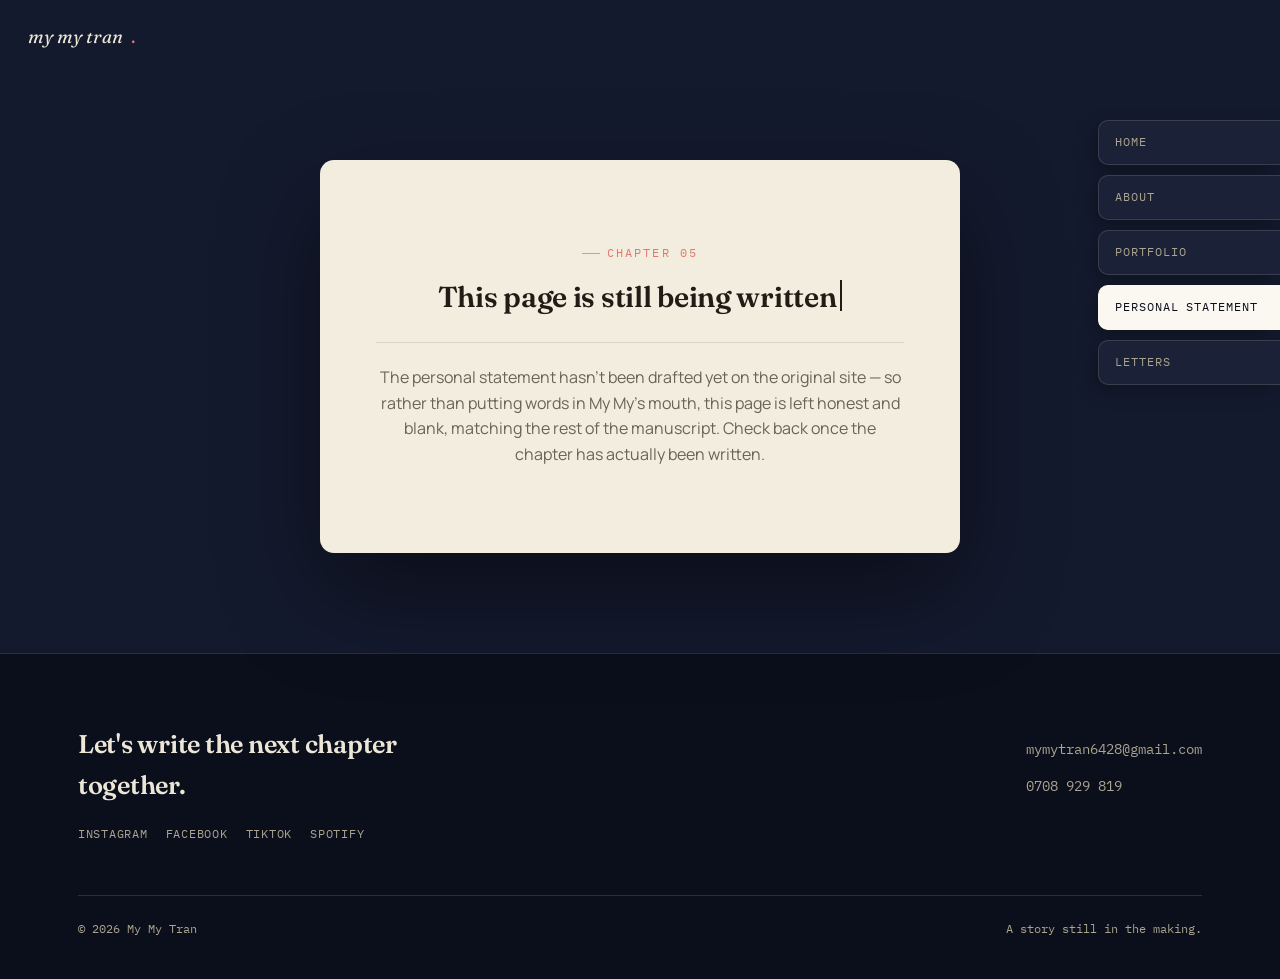
<file: personal-statement.html>
<!doctype html>
<html lang="en">
<head>
<meta charset="UTF-8">
<meta name="viewport" content="width=device-width, initial-scale=1.0">
<title>Personal Statement — My My Tran</title>
<meta name="description" content="Personal Statement — chapter currently being written.">
<link rel="stylesheet" href="css/style.css">
</head>
<body>

<header class="site-header">
  <a href="index.html" class="wordmark">my my tran<span class="dot">.</span></a>
  <button class="menu-toggle" aria-label="Open menu"><span></span><span></span><span></span></button>
</header>

<nav class="bookmarks" aria-label="Primary">
  <a href="index.html">Home</a>
  <a href="about.html">About</a>
  <a href="portfolio.html">Portfolio</a>
  <a href="personal-statement.html">Personal Statement</a>
  <a href="recommendations.html">Letters</a>
</nav>

<div class="mobile-menu" aria-label="Mobile menu">
  <button class="close-toggle" aria-label="Close menu">&times;</button>
  <a href="index.html"><small>01</small>Home</a>
  <a href="about.html"><small>02</small>About</a>
  <a href="portfolio.html"><small>03</small>Portfolio</a>
  <a href="personal-statement.html"><small>04</small>Personal Statement</a>
  <a href="recommendations.html"><small>05</small>Letters of Recommendation</a>
</div>

<main>
  <section class="blank-page-stage">
    <div class="blank-page">
      <p class="eyebrow" style="color:var(--coral); justify-content:center;">Chapter 05</p>
      <h2>This page is still being written<span class="write-cursor"></span></h2>
      <div class="line"></div>
      <p>The personal statement hasn't been drafted yet on the original site — so rather than putting words in My My's mouth, this page is left honest and blank, matching the rest of the manuscript. Check back once the chapter has actually been written.</p>
    </div>
  </section>
</main>

<footer class="site-footer">
  <div class="wrap">
    <div class="footer-grid">
      <div>
        <h3>Let's write the next chapter together.</h3>
        <div class="footer-social">
          <a href="https://www.instagram.com/_.my.yy._" target="_blank" rel="noopener">Instagram</a>
          <a href="https://www.facebook.com/share/14PyDSsQmay/" target="_blank" rel="noopener">Facebook</a>
          <a href="https://www.tiktok.com/@cua_so_mo" target="_blank" rel="noopener">TikTok</a>
          <a href="https://open.spotify.com/show/4bcUDruHAUujNpIDKQqNTY" target="_blank" rel="noopener">Spotify</a>
        </div>
      </div>
      <div class="footer-contact">
        <p><a href="mailto:mymytran6428@gmail.com">mymytran6428@gmail.com</a></p>
        <p><a href="tel:0708929819">0708 929 819</a></p>
      </div>
    </div>
    <div class="footer-bottom">
      <span>&copy; <span class="js-year"></span> My My Tran</span>
      <span>A story still in the making.</span>
    </div>
  </div>
</footer>

<script src="js/main.js"></script>
</body>
</html>
</file>
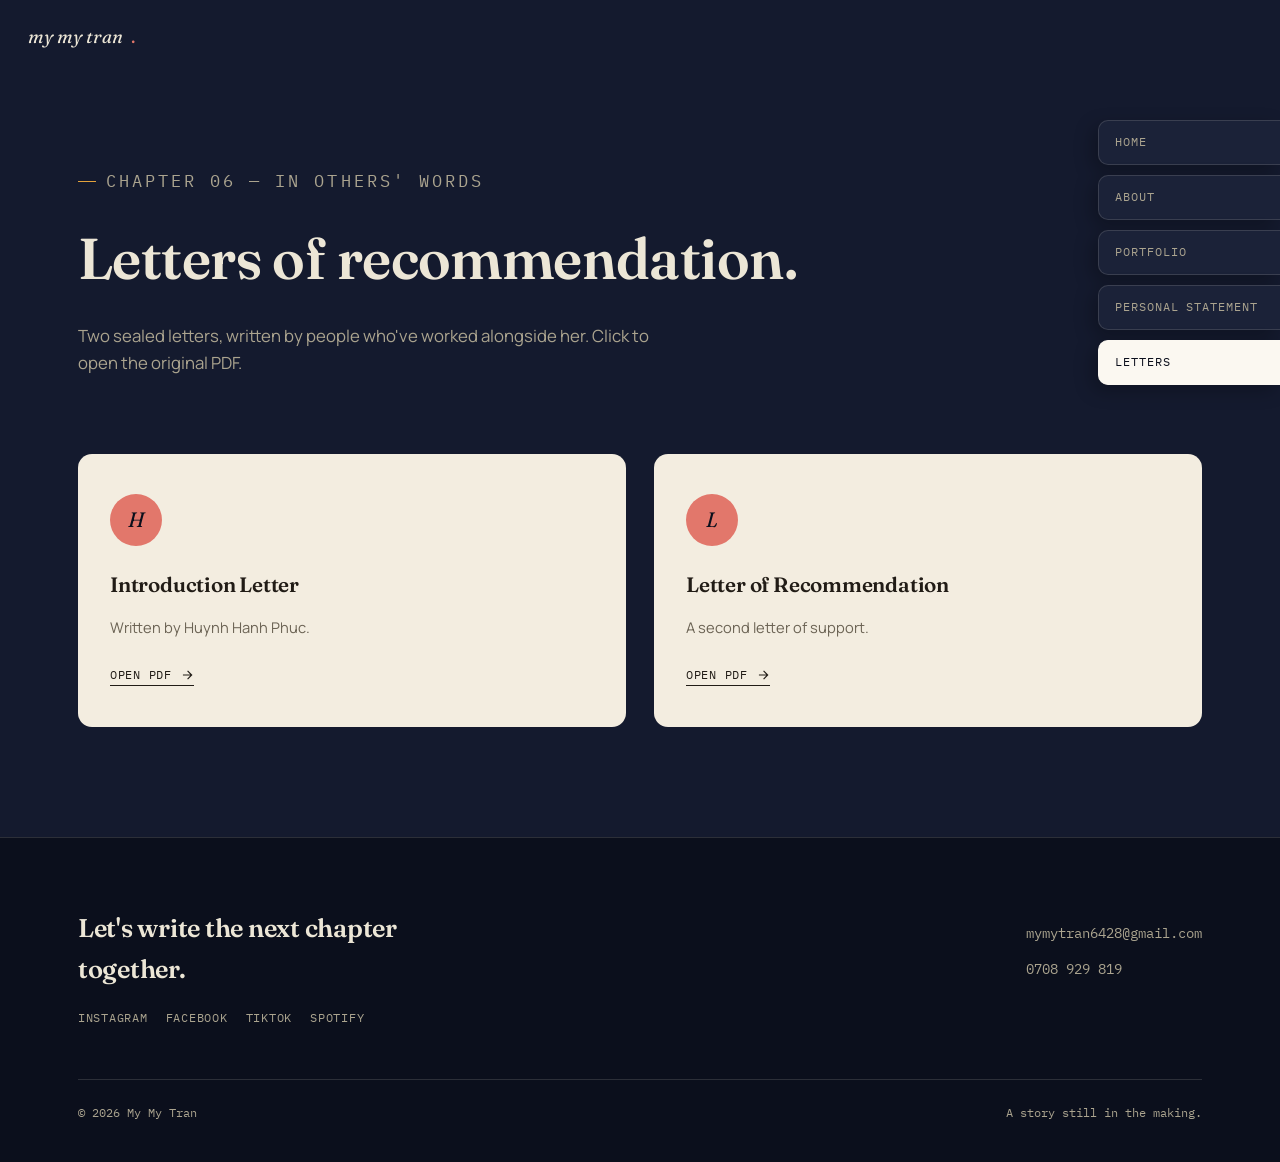
<file: recommendations.html>
<!doctype html>
<html lang="en">
<head>
<meta charset="UTF-8">
<meta name="viewport" content="width=device-width, initial-scale=1.0">
<title>Letters of Recommendation — My My Tran</title>
<meta name="description" content="Letters of recommendation for My My Tran.">
<link rel="stylesheet" href="css/style.css">
</head>
<body>

<header class="site-header">
  <a href="index.html" class="wordmark">my my tran<span class="dot">.</span></a>
  <button class="menu-toggle" aria-label="Open menu"><span></span><span></span><span></span></button>
</header>

<nav class="bookmarks" aria-label="Primary">
  <a href="index.html">Home</a>
  <a href="about.html">About</a>
  <a href="portfolio.html">Portfolio</a>
  <a href="personal-statement.html">Personal Statement</a>
  <a href="recommendations.html">Letters</a>
</nav>

<div class="mobile-menu" aria-label="Mobile menu">
  <button class="close-toggle" aria-label="Close menu">&times;</button>
  <a href="index.html"><small>01</small>Home</a>
  <a href="about.html"><small>02</small>About</a>
  <a href="portfolio.html"><small>03</small>Portfolio</a>
  <a href="personal-statement.html"><small>04</small>Personal Statement</a>
  <a href="recommendations.html"><small>05</small>Letters of Recommendation</a>
</div>

<main>
  <section class="page-banner">
    <div class="wrap">
      <p class="eyebrow">Chapter 06 — In others' words</p>
      <h1>Letters of recommendation.</h1>
      <p>Two sealed letters, written by people who've worked alongside her. Click to open the original PDF.</p>
    </div>
  </section>

  <section class="section" style="padding-top:0;">
    <div class="wrap">
      <div class="envelope-grid">
        <a class="envelope" href="https://37291e76-6094-4aff-b675-d2072063dca6.filesusr.com/ugd/2b7630_127054e00e1f4dc88c73fc6f14acb9e8.pdf" target="_blank" rel="noopener">
          <span class="seal">H</span>
          <h3>Introduction Letter</h3>
          <p>Written by Huynh Hanh Phuc.</p>
          <span class="open-link">Open PDF <svg width="14" height="14" viewBox="0 0 24 24" fill="none" stroke="currentColor" stroke-width="2"><path d="M5 12h14M13 5l7 7-7 7"/></svg></span>
        </a>
        <a class="envelope" href="https://37291e76-6094-4aff-b675-d2072063dca6.filesusr.com/ugd/2b7630_c3bf962d5b534bdbb4eab5634328b81b.pdf" target="_blank" rel="noopener">
          <span class="seal">L</span>
          <h3>Letter of Recommendation</h3>
          <p>A second letter of support.</p>
          <span class="open-link">Open PDF <svg width="14" height="14" viewBox="0 0 24 24" fill="none" stroke="currentColor" stroke-width="2"><path d="M5 12h14M13 5l7 7-7 7"/></svg></span>
        </a>
      </div>
    </div>
  </section>
</main>

<footer class="site-footer">
  <div class="wrap">
    <div class="footer-grid">
      <div>
        <h3>Let's write the next chapter together.</h3>
        <div class="footer-social">
          <a href="https://www.instagram.com/_.my.yy._" target="_blank" rel="noopener">Instagram</a>
          <a href="https://www.facebook.com/share/14PyDSsQmay/" target="_blank" rel="noopener">Facebook</a>
          <a href="https://www.tiktok.com/@cua_so_mo" target="_blank" rel="noopener">TikTok</a>
          <a href="https://open.spotify.com/show/4bcUDruHAUujNpIDKQqNTY" target="_blank" rel="noopener">Spotify</a>
        </div>
      </div>
      <div class="footer-contact">
        <p><a href="mailto:mymytran6428@gmail.com">mymytran6428@gmail.com</a></p>
        <p><a href="tel:0708929819">0708 929 819</a></p>
      </div>
    </div>
    <div class="footer-bottom">
      <span>&copy; <span class="js-year"></span> My My Tran</span>
      <span>A story still in the making.</span>
    </div>
  </div>
</footer>

<script src="js/main.js"></script>
</body>
</html>
</file>
<file: css/style.css>
/* ==========================================================================
   A STORY IN THE MAKING — design system
   Concept: the site is a living manuscript. Nav = bookmark tabs on a book's
   edge. Categories = chapters. Projects = pages that flip open. The hero is
   a 3D open book with drifting ink-light particles.

   Palette
     --ink        #141A2E  background, the "night" the story is written in
     --ink-deep   #0B0F1C  shadow / depth
     --paper      #F3EDE0  page surface (cards, modals)
     --paper-soft #FBF8F1  lighter page surface (hover/elevated)
     --ink-text   #1F2430  text on paper
     --amber      #E3A23C  thread: light / ink / media
     --coral      #E2776B  thread: warmth / community / empathy
     --sage       #7F9A82  thread: growth / venture / craft
   Type
     Display — Fraunces (ink-trap serif, literary, characterful)
     Body    — Manrope (clean humanist sans)
     Utility — IBM Plex Mono (stats, dates, captions — field-notes voice)
   ========================================================================== */

@import url('https://fonts.googleapis.com/css2?family=Fraunces:ital,opsz,wght@0,9..144,300..700;1,9..144,400..600&family=Manrope:wght@400;500;600;700;800&family=IBM+Plex+Mono:wght@400;500&display=swap');

:root {
  --ink: #141A2E;
  --ink-deep: #0B0F1C;
  --ink-raised: #1B2238;
  --paper: #F3EDE0;
  --paper-soft: #FBF8F1;
  --ink-text: #211C16;
  --paper-text: #ECE6D6;
  --paper-text-dim: #ABA48F;
  --amber: #E3A23C;
  --amber-dim: #B9803A;
  --coral: #E2776B;
  --sage: #7F9A82;
  --line: rgba(243, 237, 224, 0.14);
  --line-strong: rgba(243, 237, 224, 0.28);

  --font-display: "Fraunces", serif;
  --font-body: "Manrope", sans-serif;
  --font-mono: "IBM Plex Mono", monospace;

  --maxw: 1180px;
  --radius: 18px;
  --ease: cubic-bezier(.22,.68,0,1);
}

* { box-sizing: border-box; }
html { scroll-behavior: smooth; }
@media (prefers-reduced-motion: reduce) {
  html { scroll-behavior: auto; }
  * { animation-duration: 0.001ms !important; animation-iteration-count: 1 !important; transition-duration: 0.001ms !important; }
}

body {
  margin: 0;
  background: var(--ink);
  color: var(--paper-text);
  font-family: var(--font-body);
  font-size: 16px;
  line-height: 1.6;
  -webkit-font-smoothing: antialiased;
  overflow-x: hidden;
}

img { max-width: 100%; display: block; }
a { color: inherit; text-decoration: none; }

::selection { background: var(--amber); color: var(--ink-deep); }

h1, h2, h3, h4 {
  font-family: var(--font-display);
  font-weight: 600;
  margin: 0;
  letter-spacing: -0.01em;
  color: var(--paper-text);
}

.eyebrow {
  font-family: var(--font-mono);
  font-size: 0.72rem;
  letter-spacing: 0.18em;
  text-transform: uppercase;
  color: var(--amber);
  display: flex;
  align-items: center;
  gap: 0.6em;
}
.eyebrow::before {
  content: "";
  width: 18px;
  height: 1px;
  background: var(--amber);
  display: inline-block;
}

.wrap { max-width: var(--maxw); margin: 0 auto; padding: 0 28px; }
section { position: relative; }

.visually-hidden {
  position: absolute; width:1px; height:1px; overflow:hidden;
  clip: rect(0,0,0,0); white-space:nowrap;
}

/* ---------- focus ---------- */
a:focus-visible, button:focus-visible, .filter-tab:focus-visible {
  outline: 2px solid var(--amber);
  outline-offset: 3px;
  border-radius: 4px;
}

/* ---------- buttons ---------- */
.btn {
  display: inline-flex;
  align-items: center;
  gap: 0.6em;
  font-family: var(--font-mono);
  font-size: 0.82rem;
  letter-spacing: 0.04em;
  text-transform: uppercase;
  padding: 0.85em 1.5em;
  border-radius: 999px;
  border: 1px solid var(--line-strong);
  background: transparent;
  color: var(--paper-text);
  cursor: pointer;
  transition: border-color .25s var(--ease), background .25s var(--ease), color .25s var(--ease), transform .25s var(--ease);
}
.btn:hover { border-color: var(--amber); color: var(--amber); transform: translateY(-2px); }
.btn-solid {
  background: var(--amber);
  border-color: var(--amber);
  color: var(--ink-deep);
}
.btn-solid:hover { background: var(--paper-soft); border-color: var(--paper-soft); color: var(--ink-deep); }
.btn svg { width: 14px; height: 14px; transition: transform .25s var(--ease); }
.btn:hover svg { transform: translateX(3px); }

/* ==========================================================================
   NAV — bookmark ribbons on the book's edge
   Desktop: vertical tabs fixed to the right edge, like ribbon bookmarks.
   Mobile: a top bar with a "contents" toggle that unfurls a full menu.
   ========================================================================== */

.site-header {
  position: fixed;
  top: 0; left: 0; right: 0;
  z-index: 200;
  display: flex;
  align-items: center;
  justify-content: space-between;
  padding: 22px 28px;
  pointer-events: none;
}
.site-header .wordmark, .site-header .menu-toggle { pointer-events: auto; }

.wordmark {
  font-family: var(--font-display);
  font-style: italic;
  font-size: 1.15rem;
  color: var(--paper-text);
  display: flex;
  align-items: baseline;
  gap: 8px;
}
.wordmark .dot { color: var(--coral); font-style: normal; }

.bookmarks {
  position: fixed;
  top: 120px;
  right: 0;
  z-index: 199;
  display: flex;
  flex-direction: column;
  gap: 10px;
  pointer-events: auto;
}
.bookmarks a {
  font-family: var(--font-mono);
  font-size: 0.74rem;
  letter-spacing: 0.08em;
  text-transform: uppercase;
  color: var(--paper-text-dim);
  background: var(--ink-raised);
  border: 1px solid var(--line);
  border-right: none;
  padding: 12px 22px 12px 16px;
  border-radius: 10px 0 0 10px;
  transition: transform .3s var(--ease), color .25s, background .25s, border-color .25s;
  box-shadow: -6px 6px 18px rgba(0,0,0,.25);
}
.bookmarks a:hover, .bookmarks a:focus-visible { transform: translateX(-6px); color: var(--ink-deep); background: var(--amber); border-color: var(--amber); }
.bookmarks a.is-active { color: var(--ink-deep); background: var(--paper-soft); border-color: var(--paper-soft); }

.menu-toggle { display: none; }
.mobile-menu { display: none; }

@media (max-width: 880px) {
  .bookmarks { display: none; }
  .menu-toggle {
    display: inline-flex;
    flex-direction: column;
    gap: 5px;
    background: none; border: none; cursor: pointer; padding: 10px;
  }
  .menu-toggle span { width: 24px; height: 2px; background: var(--paper-text); display:block; transition: transform .25s, opacity .25s; }
  .mobile-menu {
    position: fixed; inset: 0; z-index: 250;
    background: var(--ink-deep);
    display: flex; flex-direction: column; justify-content: center;
    gap: 22px; padding: 40px;
    transform: translateY(-100%);
    transition: transform .45s var(--ease);
  }
  .mobile-menu.is-open { transform: translateY(0); }
  .mobile-menu a {
    font-family: var(--font-display);
    font-size: 2rem;
    color: var(--paper-text);
  }
  .mobile-menu a small {
    display: block;
    font-family: var(--font-mono);
    font-size: 0.7rem;
    color: var(--amber);
    letter-spacing: .15em;
    margin-bottom: 4px;
  }
  .mobile-menu .close-toggle {
    position: absolute; top: 22px; right: 22px;
    background: none; border: none; color: var(--paper-text);
    font-size: 1.6rem; cursor: pointer;
  }
}

/* ==========================================================================
   HERO — 3D book canvas + typed line
   ========================================================================== */

.hero {
  position: relative;
  min-height: 100vh;
  display: flex;
  align-items: center;
  padding: 140px 0 80px;
  overflow: hidden;
}
.hero::before {
  content: "";
  position: absolute; inset: 0;
  background:
    radial-gradient(ellipse 60% 50% at 80% 20%, rgba(227,162,60,0.12), transparent 60%),
    radial-gradient(ellipse 50% 50% at 10% 80%, rgba(226,119,107,0.10), transparent 60%);
  pointer-events: none;
}
#hero-canvas {
  position: absolute;
  top: 0; right: 0;
  width: 58%; height: 100%;
  z-index: 0;
  opacity: 0.95;
  pointer-events: none;
}
.hero .wrap { position: relative; z-index: 2; display: grid; grid-template-columns: 1.1fr 0.9fr; gap: 40px; align-items: center; }
.hero-copy { max-width: 560px; }
.hero-copy .eyebrow { margin-bottom: 22px; }
.hero h1 {
  font-size: clamp(2.6rem, 6vw, 4.6rem);
  line-height: 0.98;
  margin-bottom: 22px;
}
.hero h1 em { font-style: italic; color: var(--amber); }
.typed-line {
  font-family: var(--font-mono);
  font-size: 1rem;
  color: var(--paper-text-dim);
  min-height: 1.6em;
  margin-bottom: 30px;
}
.typed-line .cursor { color: var(--amber); animation: blink 1s steps(1) infinite; }
@keyframes blink { 50% { opacity: 0; } }

.hero-bio { font-size: 1.05rem; color: var(--paper-text-dim); max-width: 480px; margin-bottom: 34px; }
.hero-cta { display: flex; gap: 14px; flex-wrap: wrap; }

@media (max-width: 880px) {
  .hero { flex-direction: column; }
  .hero .wrap { grid-template-columns: 1fr; }
  #hero-canvas { position: relative; width: 100%; height: 320px; right:0; margin-top: 20px; order: 2; }
  .hero-copy { order: 1; }
}

/* ---------- marquee ticker ---------- */
.ticker {
  border-top: 1px solid var(--line);
  border-bottom: 1px solid var(--line);
  padding: 18px 0;
  overflow: hidden;
  white-space: nowrap;
  background: var(--ink-deep);
}
.ticker-track { display: inline-flex; gap: 48px; animation: marquee 28s linear infinite; }
.ticker-track span {
  font-family: var(--font-mono);
  font-size: 0.85rem;
  color: var(--paper-text-dim);
  letter-spacing: .04em;
}
.ticker-track span b { color: var(--amber); font-weight: 500; }
@keyframes marquee { from { transform: translateX(0); } to { transform: translateX(-50%); } }

/* ==========================================================================
   GENERIC SECTION SCAFFOLD
   ========================================================================== */
.section { padding: 110px 0; }
.section-head { max-width: 680px; margin-bottom: 56px; }
.section-head h2 { font-size: clamp(2rem, 4vw, 2.8rem); margin-top: 16px; }
.section-head p { color: var(--paper-text-dim); margin-top: 16px; font-size: 1.05rem; }

/* ---------- chapter cards (home) ---------- */
.chapter-grid { display: grid; grid-template-columns: repeat(4, 1fr); gap: 18px; }
@media (max-width: 980px) { .chapter-grid { grid-template-columns: repeat(2,1fr); } }
@media (max-width: 560px) { .chapter-grid { grid-template-columns: 1fr; } }

.chapter-card {
  background: var(--ink-raised);
  border: 1px solid var(--line);
  border-radius: var(--radius);
  padding: 30px 24px;
  display: flex; flex-direction: column; gap: 14px;
  min-height: 220px;
  transition: transform .35s var(--ease), border-color .35s, background .35s;
  position: relative;
  overflow: hidden;
}
.chapter-card::after {
  content: "";
  position: absolute; left:0; bottom:0; height: 3px; width: 100%;
  background: var(--accent, var(--amber));
  transform: scaleX(0); transform-origin: left;
  transition: transform .4s var(--ease);
}
.chapter-card:hover { transform: translateY(-6px); border-color: var(--line-strong); background: var(--ink-deep); }
.chapter-card:hover::after { transform: scaleX(1); }
.chapter-card .num { font-family: var(--font-mono); font-size: 0.8rem; color: var(--paper-text-dim); }
.chapter-card h3 { font-size: 1.3rem; margin-top: auto; }
.chapter-card p { color: var(--paper-text-dim); font-size: 0.92rem; margin: 0; }

/* ---------- footer ---------- */
.site-footer {
  border-top: 1px solid var(--line);
  padding: 70px 0 40px;
  background: var(--ink-deep);
}
.footer-grid { display: flex; justify-content: space-between; gap: 40px; flex-wrap: wrap; }
.footer-grid h3 { font-size: 1.6rem; max-width: 420px; }
.footer-contact { font-family: var(--font-mono); font-size: 0.88rem; color: var(--paper-text-dim); }
.footer-contact a:hover { color: var(--amber); }
.footer-social { display: flex; gap: 18px; margin-top: 18px; }
.footer-social a {
  font-family: var(--font-mono); font-size: 0.78rem; letter-spacing: .06em;
  text-transform: uppercase; color: var(--paper-text-dim);
  border-bottom: 1px solid transparent;
}
.footer-social a:hover { color: var(--coral); border-color: var(--coral); }
.footer-bottom {
  margin-top: 50px; padding-top: 24px; border-top: 1px solid var(--line);
  display: flex; justify-content: space-between; flex-wrap: wrap; gap: 10px;
  font-family: var(--font-mono); font-size: 0.74rem; color: var(--paper-text-dim);
}

/* ==========================================================================
   ABOUT page
   ========================================================================== */
.bio-block { display: grid; grid-template-columns: 0.8fr 1.2fr; gap: 60px; align-items: start; }
@media (max-width: 880px) { .bio-block { grid-template-columns: 1fr; } }
.bio-block .portrait-wrap { border-radius: var(--radius); overflow: hidden; border: 1px solid var(--line); aspect-ratio: 4/5; }
.bio-block .portrait-wrap img { width: 100%; height: 100%; object-fit: cover; }
.bio-block .lede { font-family: var(--font-display); font-size: 1.5rem; font-style: italic; color: var(--paper-text); margin-bottom: 18px; }
.bio-block p { color: var(--paper-text-dim); }

/* ---------- timeline (real chronology: Grade 10 -> 12) ---------- */
.timeline { position: relative; margin-top: 30px; padding-left: 32px; border-left: 1px solid var(--line-strong); }
.timeline-item { position: relative; padding-bottom: 46px; }
.timeline-item:last-child { padding-bottom: 0; }
.timeline-item::before {
  content: ""; position: absolute; left: -37px; top: 4px;
  width: 11px; height: 11px; border-radius: 50%;
  background: var(--ink); border: 2px solid var(--amber);
}
.timeline-item .grade { font-family: var(--font-mono); font-size: 0.78rem; color: var(--amber); letter-spacing: .1em; text-transform: uppercase; }
.timeline-item h4 { font-size: 1.3rem; margin: 8px 0 10px; }
.timeline-item ul { margin: 0; padding-left: 18px; color: var(--paper-text-dim); font-size: 0.95rem; }
.timeline-item li { margin-bottom: 4px; }

/* ---------- flip cards (achievements gallery) ---------- */
.flip-grid { display: grid; grid-template-columns: repeat(4, 1fr); gap: 18px; margin-top: 10px; }
@media (max-width: 980px) { .flip-grid { grid-template-columns: repeat(3,1fr); } }
@media (max-width: 680px) { .flip-grid { grid-template-columns: repeat(2,1fr); } }

.flip-card { perspective: 1200px; aspect-ratio: 4/5; }
.flip-inner {
  position: relative; width: 100%; height: 100%;
  transition: transform .7s var(--ease);
  transform-style: preserve-3d;
}
.flip-card:hover .flip-inner, .flip-card:focus-within .flip-inner { transform: rotateY(180deg); }
.flip-face {
  position: absolute; inset: 0;
  backface-visibility: hidden;
  border-radius: 14px;
  display: flex; align-items: flex-end;
  padding: 16px;
  border: 1px solid var(--line);
}
.flip-front {
  background: var(--ink-raised);
}
.flip-front .badge-num { font-family: var(--font-mono); font-size: 1.6rem; color: var(--amber); opacity: .5; }
.flip-back {
  transform: rotateY(180deg);
  background-size: cover; background-position: center;
}
.flip-back .cap {
  background: rgba(11,15,28,.78);
  font-family: var(--font-mono); font-size: 0.74rem; color: var(--paper-text);
  padding: 8px 10px; border-radius: 8px; line-height: 1.35;
}

/* ==========================================================================
   PORTFOLIO page — filter tabs + project grid + page-flip detail
   ========================================================================== */
.filter-row { display: flex; gap: 10px; flex-wrap: wrap; margin-bottom: 46px; }
.filter-tab {
  font-family: var(--font-mono); font-size: 0.82rem; letter-spacing: .03em;
  padding: 10px 18px; border-radius: 999px; border: 1px solid var(--line-strong);
  background: transparent; color: var(--paper-text-dim); cursor: pointer;
  transition: all .25s var(--ease);
}
.filter-tab[data-thread="ink"].is-active   { background: var(--paper-soft); color: var(--ink-deep); border-color: var(--paper-soft); }
.filter-tab[data-thread="amber"].is-active { background: var(--amber); color: var(--ink-deep); border-color: var(--amber); }
.filter-tab[data-thread="coral"].is-active { background: var(--coral); color: var(--ink-deep); border-color: var(--coral); }
.filter-tab[data-thread="sage"].is-active  { background: var(--sage); color: var(--ink-deep); border-color: var(--sage); }
.filter-tab:hover { color: var(--paper-text); border-color: var(--line-strong); }

.project-grid { display: grid; grid-template-columns: repeat(3, 1fr); gap: 22px; }
@media (max-width: 980px) { .project-grid { grid-template-columns: repeat(2,1fr); } }
@media (max-width: 640px) { .project-grid { grid-template-columns: 1fr; } }

.project-card {
  background: var(--ink-raised);
  border: 1px solid var(--line);
  border-radius: var(--radius);
  overflow: hidden;
  cursor: pointer;
  transition: transform .4s var(--ease), border-color .3s;
  display: flex; flex-direction: column;
  animation: cardIn .5s var(--ease) backwards;
}
@keyframes cardIn { from { opacity: 0; transform: translateY(14px); } to { opacity: 1; transform: translateY(0); } }
.project-card:hover { transform: translateY(-6px) rotateX(2deg); border-color: var(--line-strong); }
.project-card .thumb { aspect-ratio: 16/10; overflow: hidden; background: var(--ink-deep); }
.project-card .thumb img { width: 100%; height: 100%; object-fit: cover; transition: transform .5s var(--ease); }
.project-card:hover .thumb img { transform: scale(1.06); }
.project-card .cardbody { padding: 20px 20px 24px; flex:1; display: flex; flex-direction: column; gap: 8px; }
.project-card .thread-tag {
  font-family: var(--font-mono); font-size: 0.68rem; letter-spacing: .1em; text-transform: uppercase;
  color: var(--paper-text-dim);
}
.project-card h3 { font-size: 1.2rem; line-height: 1.25; }
.project-card .sub { color: var(--paper-text-dim); font-size: 0.86rem; }

/* ---------- detail overlay: a page turning open ---------- */
.detail-overlay {
  position: fixed; inset: 0; z-index: 400;
  background: rgba(11,15,28,.82);
  display: flex; align-items: center; justify-content: center;
  padding: 26px;
  opacity: 0; pointer-events: none;
  transition: opacity .3s var(--ease);
}
.detail-overlay.is-open { opacity: 1; pointer-events: auto; }
.detail-page {
  background: var(--paper);
  color: var(--ink-text);
  width: min(820px, 100%);
  max-height: 86vh;
  overflow-y: auto;
  border-radius: 14px;
  padding: 48px;
  transform: rotateY(-90deg);
  transform-origin: left center;
  transition: transform .55s var(--ease);
  box-shadow: 0 30px 80px rgba(0,0,0,.5);
  position: relative;
}
.detail-overlay.is-open .detail-page { transform: rotateY(0deg); }
.detail-page .close-detail {
  position: absolute; top: 18px; right: 18px;
  background: none; border: none; font-size: 1.4rem; cursor: pointer; color: var(--ink-text);
  width: 36px; height: 36px; border-radius: 50%;
}
.detail-page .close-detail:hover { background: rgba(0,0,0,.08); }
.detail-page .d-thread { font-family: var(--font-mono); font-size: 0.74rem; letter-spacing: .12em; text-transform: uppercase; }
.detail-page h2 { font-size: clamp(1.6rem, 3vw, 2.2rem); color: var(--ink-text); margin: 14px 0 6px; }
.detail-page .d-sub { color: #6b6354; font-size: 0.98rem; margin-bottom: 22px; }
.detail-page .d-img { border-radius: 10px; overflow: hidden; margin-bottom: 24px; aspect-ratio: 16/9; }
.detail-page .d-img img { width: 100%; height: 100%; object-fit: cover; }
.detail-page .d-stat {
  display: inline-flex; flex-direction: column; gap: 2px;
  border-left: 3px solid var(--coral); padding-left: 14px; margin-bottom: 22px;
}
.detail-page .d-stat .v { font-family: var(--font-display); font-size: 1.6rem; }
.detail-page .d-stat .l { font-family: var(--font-mono); font-size: 0.74rem; color: #6b6354; }
.detail-page .d-body { font-size: 1.02rem; line-height: 1.75; color: #3a3326; }
.detail-page .d-link { margin-top: 24px; display: inline-block; }

@media (max-width: 600px) {
  .detail-page { padding: 30px 22px; }
}

/* ==========================================================================
   PERSONAL STATEMENT — blank page placeholder
   ========================================================================== */
.blank-page-stage {
  min-height: 70vh; display: flex; align-items: center; justify-content: center;
  padding: 160px 28px 100px;
}
.blank-page {
  width: min(640px, 100%);
  background: var(--paper);
  color: var(--ink-text);
  border-radius: 14px;
  padding: 70px 56px;
  text-align: center;
  box-shadow: 0 40px 100px rgba(0,0,0,.45);
  position: relative;
}
.blank-page .line { height: 1px; background: rgba(33,28,22,.12); margin: 22px 0; }
.blank-page .write-cursor {
  display: inline-block; width: 2px; height: 1.1em; background: var(--ink-text);
  animation: blink 1s steps(1) infinite; vertical-align: -0.15em; margin-left: 4px;
}
.blank-page h2 { color: var(--ink-text); font-size: 1.8rem; }
.blank-page p { color: #6b6354; margin-top: 14px; }

/* ==========================================================================
   LETTER OF RECOMMENDATION — sealed envelope cards
   ========================================================================== */
.envelope-grid { display: grid; grid-template-columns: repeat(2, 1fr); gap: 28px; }
@media (max-width: 700px) { .envelope-grid { grid-template-columns: 1fr; } }
.envelope {
  background: var(--paper);
  color: var(--ink-text);
  border-radius: 14px;
  padding: 40px 32px;
  position: relative;
  overflow: hidden;
  transition: transform .35s var(--ease);
}
.envelope:hover { transform: translateY(-6px); }
.envelope .seal {
  width: 52px; height: 52px; border-radius: 50%;
  background: var(--coral);
  display: flex; align-items: center; justify-content: center;
  font-family: var(--font-display); font-style: italic; color: var(--ink-deep);
  margin-bottom: 22px; font-size: 1.3rem;
}
.envelope h3 { color: var(--ink-text); font-size: 1.3rem; margin-bottom: 8px; }
.envelope p { color: #6b6354; font-size: 0.92rem; margin-bottom: 22px; }
.envelope .open-link {
  font-family: var(--font-mono); font-size: 0.78rem; letter-spacing: .06em; text-transform: uppercase;
  display: inline-flex; align-items: center; gap: 8px; color: var(--ink-text);
  border-bottom: 1px solid var(--ink-text);
}
.envelope .open-link:hover { color: var(--coral); border-color: var(--coral); }

/* ---------- page intro banner (shared, non-home pages) ---------- */
.page-banner { padding: 150px 0 60px; }
.page-banner .eyebrow { margin-bottom: 18px; }
.page-banner h1 { font-size: clamp(2.4rem, 5.5vw, 3.6rem); }
.page-banner p { color: var(--paper-text-dim); max-width: 600px; margin-top: 18px; font-size: 1.05rem; }
</file>
